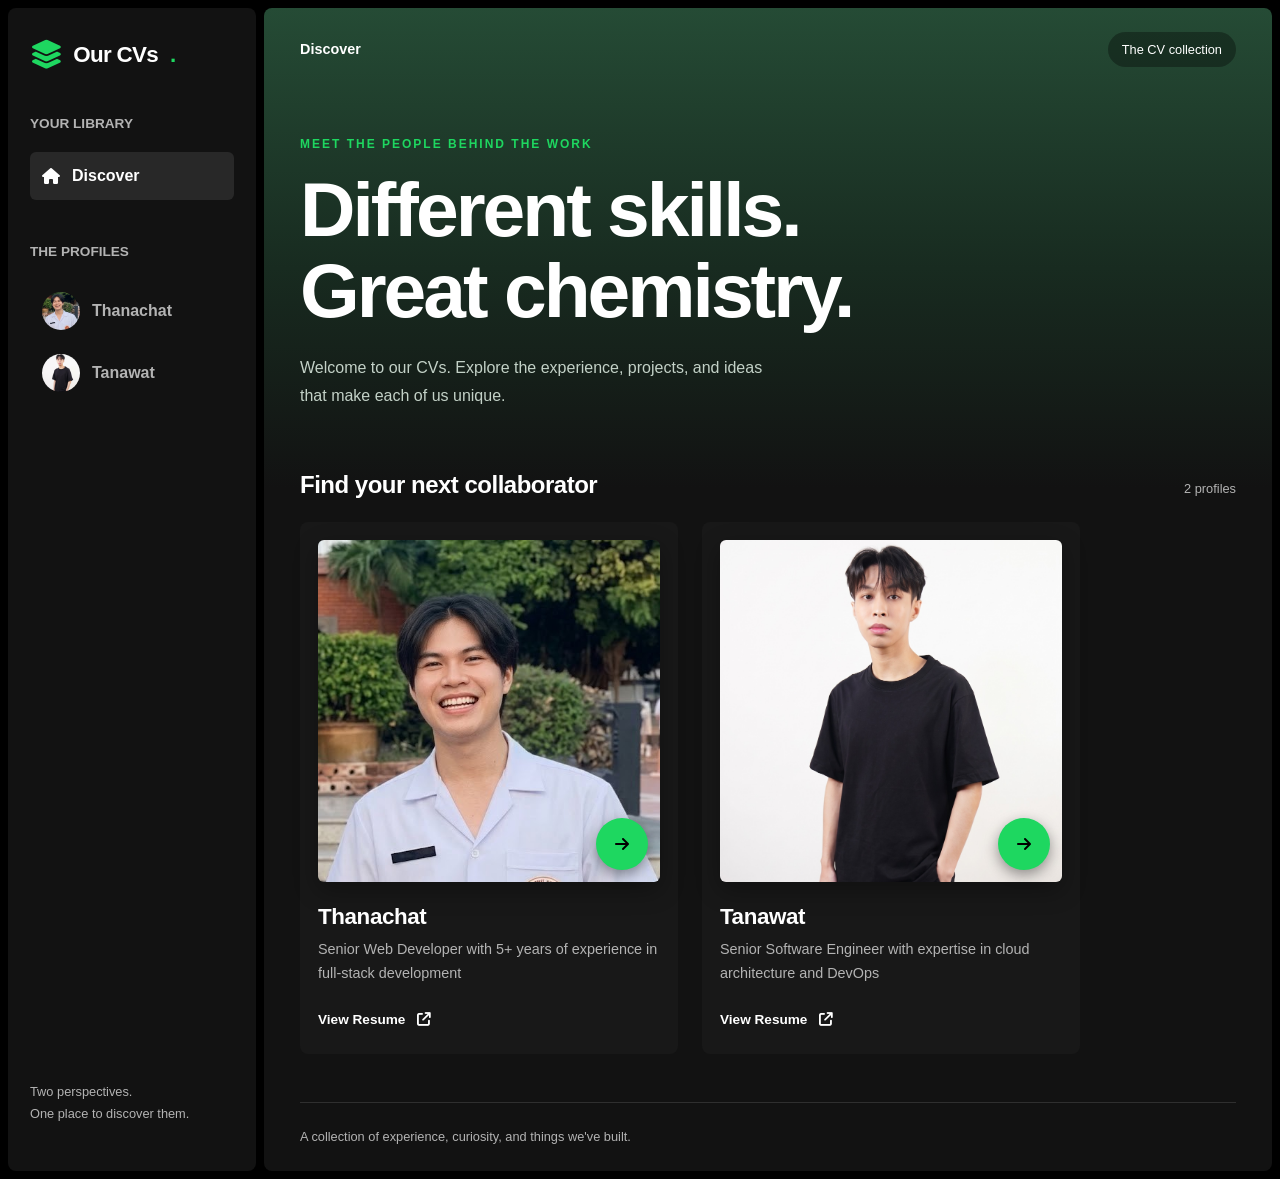
<file: rush/index.html>
<!DOCTYPE html>
<html lang="en">
    <head>
        <meta charset="UTF-8" />
        <meta name="viewport" content="width=device-width, initial-scale=1.0" />
        <title>Our CVs — Profile Library</title>
        <link
            href="https://cdn.jsdelivr.net/npm/bootstrap@5.3.0/dist/css/bootstrap.min.css"
            rel="stylesheet"
        />
        <link
            rel="stylesheet"
            href="https://cdnjs.cloudflare.com/ajax/libs/font-awesome/6.4.0/css/all.min.css"
        />
        <link rel="stylesheet" href="styles.css" />
    </head>
    <body>
        <div class="app-shell">
            <!-- Library navigation -->
            <aside class="library-sidebar">
                <a class="brand" href="index.html">
                    <i class="fas fa-layer-group" aria-hidden="true"></i>
                    Our CVs
                    <span class="brand-dot">.</span>
                </a>
                <nav aria-label="Profile library">
                    <p class="sidebar-label">YOUR LIBRARY</p>
                    <a class="sidebar-link active" href="index.html" aria-current="page">
                        <i class="fas fa-home" aria-hidden="true"></i>
                        Discover
                    </a>
                    <p class="sidebar-label">THE PROFILES</p>
                    <a class="sidebar-link" href="cv1.html">
                        <img src="assests/66050738.jpg" alt="" />
                        Thanachat
                    </a>
                    <a class="sidebar-link" href="cv2.html">
                        <img src="assests/xZe.jpg" alt="" />
                        Tanawat
                    </a>
                </nav>
                <p class="sidebar-note">
                    Two perspectives.
                    <br />
                    One place to discover them.
                </p>
            </aside>
            <main class="main-container">
                <header class="topbar">
                    <span class="page-label">Discover</span>
                    <span class="collection-pill">The CV collection</span>
                </header>
                <!-- Introduction -->
                <section class="hero" aria-labelledby="page-title">
                    <p class="eyebrow">Meet the people behind the work</p>
                    <h1 class="header-title" id="page-title">
                        Different skills.
                        <br />
                        Great chemistry.
                    </h1>
                    <p class="header-subtitle">
                        Welcome to our CVs. Explore the experience, projects, and ideas that make
                        each of us unique.
                    </p>
                </section>
                <!-- Profile collection -->
                <section class="profiles-section" aria-labelledby="profiles-title">
                    <div class="section-heading">
                        <h2 id="profiles-title">Find your next collaborator</h2>
                        <span>2 profiles</span>
                    </div>
                    <div class="cv-cards-container">
                        <article class="cv-card">
                            <a
                                class="portrait-link"
                                href="cv1.html"
                                aria-label="Explore Thanachat's resume"
                            >
                                <img
                                    class="portrait"
                                    src="assests/66050738.jpg"
                                    alt="Thanachat Thongphad"
                                />
                                <span class="open-profile" aria-hidden="true">
                                    <i class="fas fa-arrow-right"></i>
                                </span>
                            </a>
                            <h3>Thanachat</h3>
                            <p>
                                Senior Web Developer with 5+ years of experience in full-stack
                                development
                            </p>
                            <a href="cv1.html" class="cv-link">
                                View Resume
                                <i class="fas fa-arrow-up-right-from-square" aria-hidden="true"></i>
                            </a>
                        </article>
                        <article class="cv-card">
                            <a
                                class="portrait-link"
                                href="cv2.html"
                                aria-label="Explore Tanawat's resume"
                            >
                                <img class="portrait" src="assests/xZe.jpg" alt="Tanawat Kannark" />
                                <span class="open-profile" aria-hidden="true">
                                    <i class="fas fa-arrow-right"></i>
                                </span>
                            </a>
                            <h3>Tanawat</h3>
                            <p>
                                Senior Software Engineer with expertise in cloud architecture and
                                DevOps
                            </p>
                            <a href="cv2.html" class="cv-link">
                                View Resume
                                <i class="fas fa-arrow-up-right-from-square" aria-hidden="true"></i>
                            </a>
                        </article>
                    </div>
                </section>
                <footer class="library-footer">
                    A collection of experience, curiosity, and things we've built.
                </footer>
            </main>
        </div>
    </body>
</html>
</file>
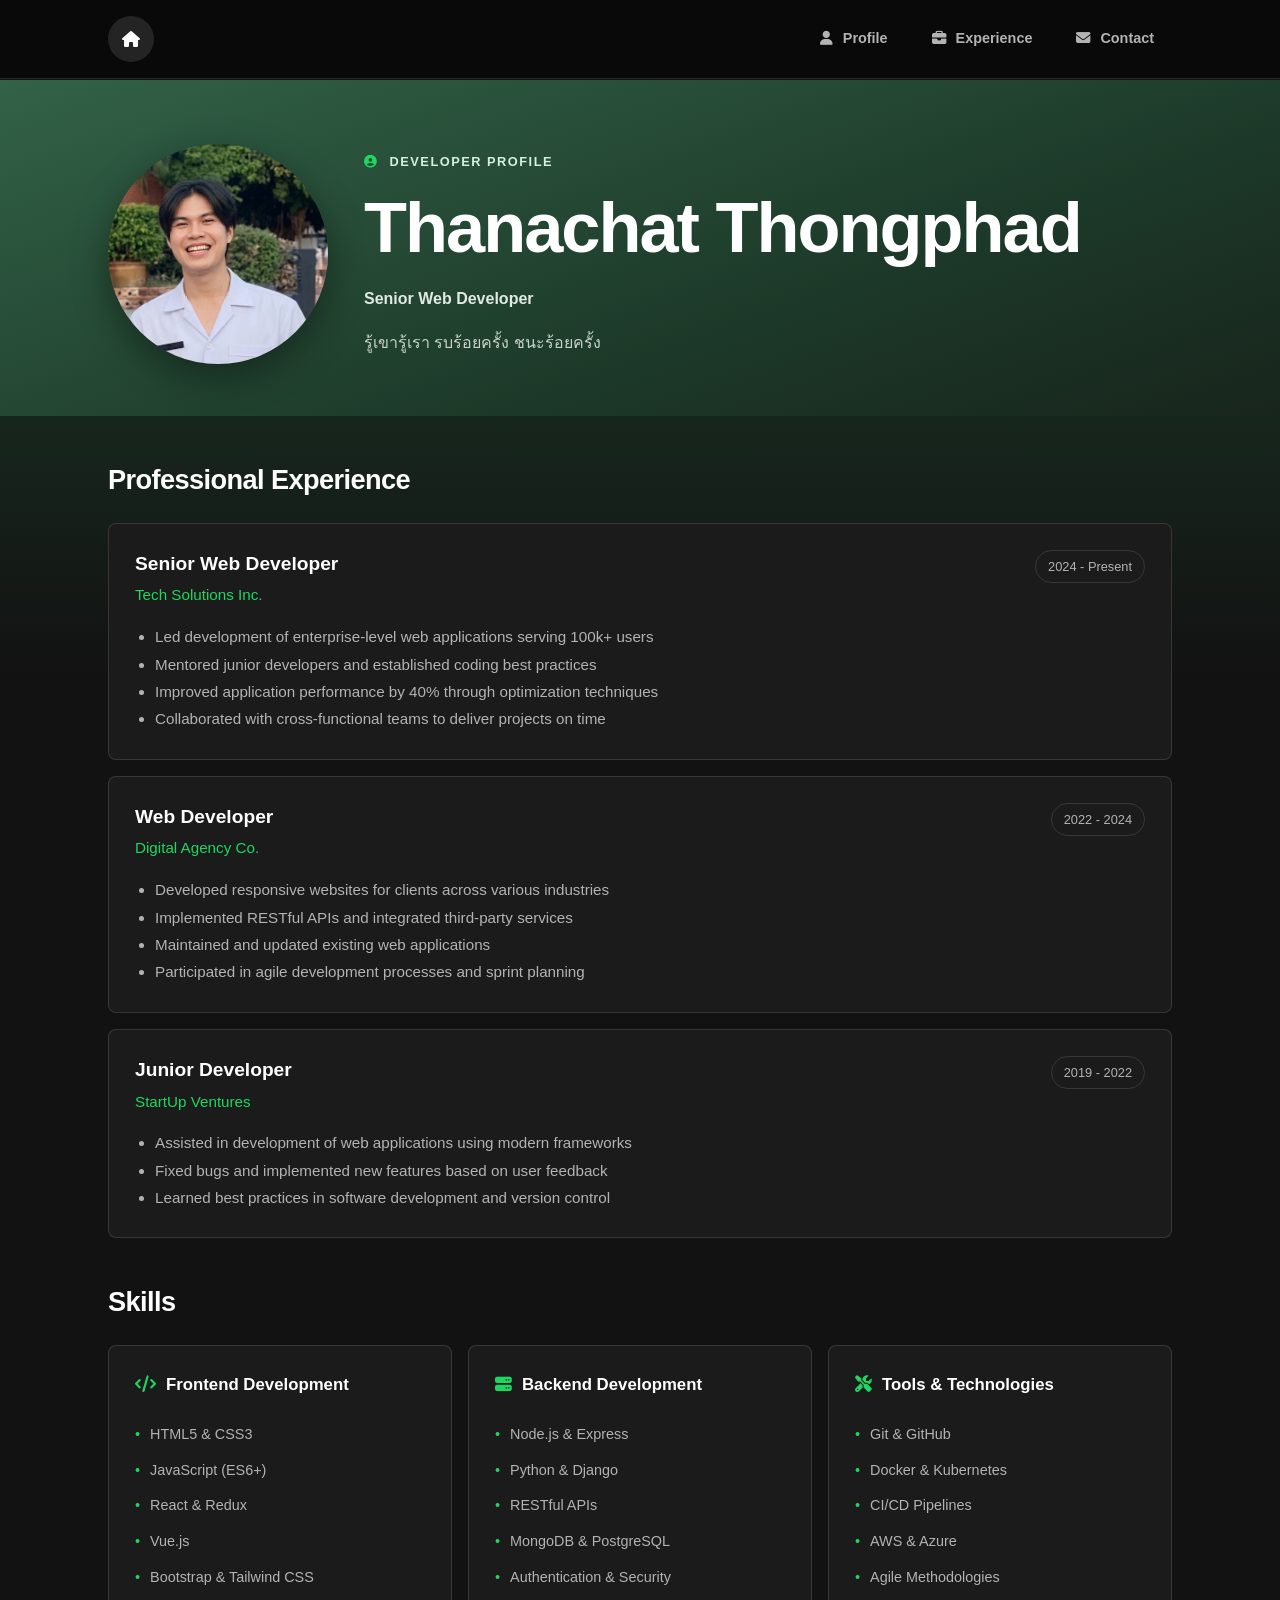
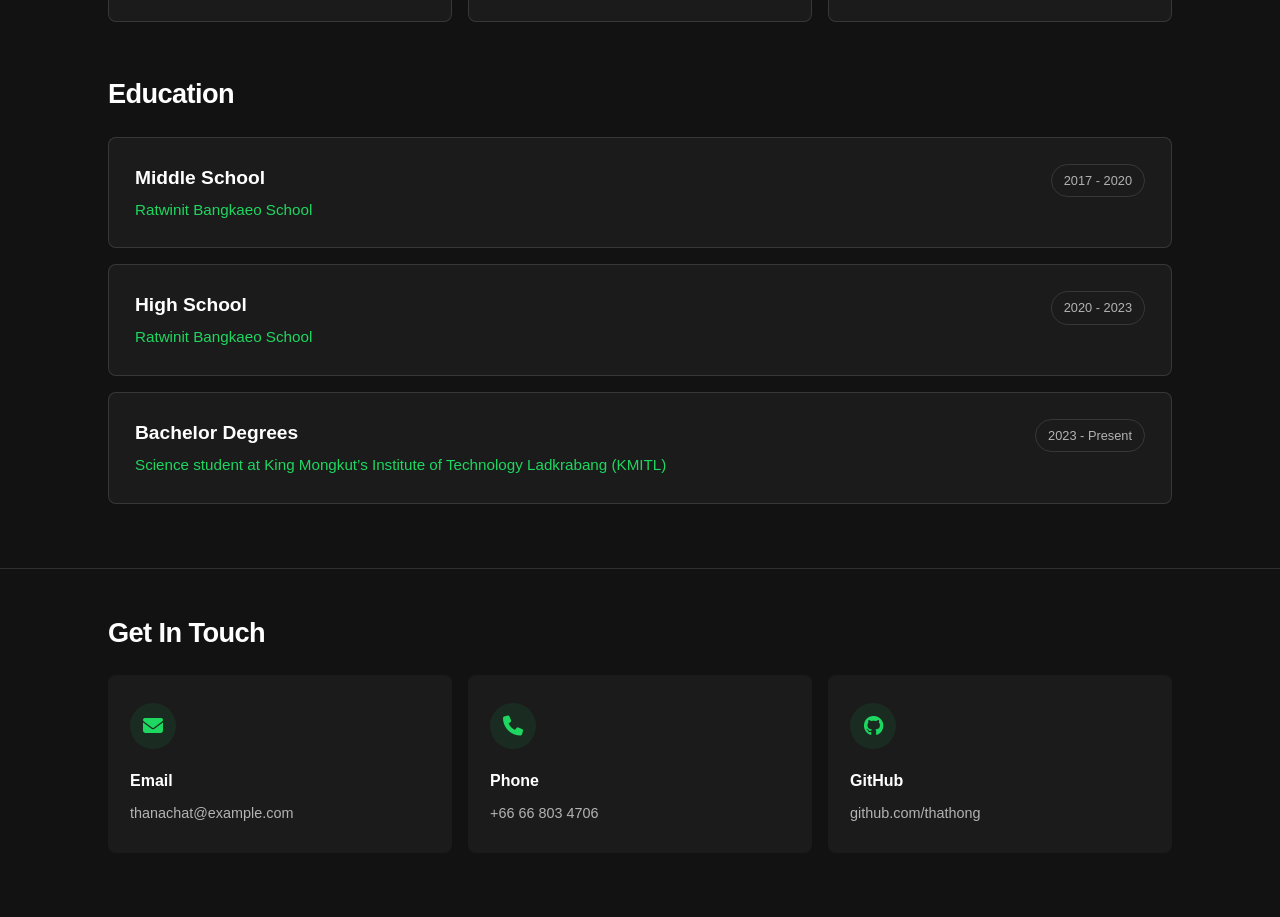
<file: rush/cv1.html>
<!DOCTYPE html>
<html lang="en">
    <head>
        <meta charset="UTF-8" />
        <meta name="viewport" content="width=device-width, initial-scale=1.0" />
        <title>Thanachat Thongphad - Resume</title>
        <link
            href="https://cdn.jsdelivr.net/npm/bootstrap@5.3.0/dist/css/bootstrap.min.css"
            rel="stylesheet"
        />
        <link
            rel="stylesheet"
            href="https://cdnjs.cloudflare.com/ajax/libs/font-awesome/6.4.0/css/all.min.css"
        />
        <link rel="stylesheet" href="cv1.css" />
    </head>
    <body>
        <!-- Custom Navigation Bar -->
        <nav class="custom-navbar">
            <div class="container">
                <a href="index.html" class="home-icon" title="Back to Home">
                    <i class="fas fa-home"></i>
                </a>
                <ul class="nav-links">
                    <li>
                        <a href="#profile">
                            <i class="fas fa-user"></i>
                            Profile
                        </a>
                    </li>
                    <li>
                        <a href="#experience">
                            <i class="fas fa-briefcase"></i>
                            Experience
                        </a>
                    </li>
                    <li>
                        <a href="#contact">
                            <i class="fas fa-envelope"></i>
                            Contact
                        </a>
                    </li>
                </ul>
            </div>
        </nav>

        <!-- Profile Section -->
        <section id="profile">
            <div class="container">
                <img src="assests/66050738.jpg" alt="Thanachat Thongphad" class="profile-img" />
                <p class="profile-label">
                    <i class="fas fa-user-circle" aria-hidden="true"></i>
                    Developer profile
                </p>
                <h1 class="profile-name">Thanachat Thongphad</h1>
                <p class="profile-title">Senior Web Developer</p>
                <p class="profile-description">รู้เขารู้เรา รบร้อยครั้ง ชนะร้อยครั้ง</p>
            </div>
        </section>

        <!-- Experience & Skills Section -->
        <section id="experience">
            <div class="container">
                <h2 class="section-title">Professional Experience</h2>

                <div class="experience-item">
                    <div class="experience-header">
                        <div>
                            <div class="job-title">Senior Web Developer</div>
                            <div class="company-name">Tech Solutions Inc.</div>
                        </div>
                        <div class="job-duration">2024 - Present</div>
                    </div>
                    <div class="job-description">
                        <ul>
                            <li>
                                Led development of enterprise-level web applications serving 100k+
                                users
                            </li>
                            <li>
                                Mentored junior developers and established coding best practices
                            </li>
                            <li>
                                Improved application performance by 40% through optimization
                                techniques
                            </li>
                            <li>
                                Collaborated with cross-functional teams to deliver projects on time
                            </li>
                        </ul>
                    </div>
                </div>

                <div class="experience-item">
                    <div class="experience-header">
                        <div>
                            <div class="job-title">Web Developer</div>
                            <div class="company-name">Digital Agency Co.</div>
                        </div>
                        <div class="job-duration">2022 - 2024</div>
                    </div>
                    <div class="job-description">
                        <ul>
                            <li>
                                Developed responsive websites for clients across various industries
                            </li>
                            <li>Implemented RESTful APIs and integrated third-party services</li>
                            <li>Maintained and updated existing web applications</li>
                            <li>Participated in agile development processes and sprint planning</li>
                        </ul>
                    </div>
                </div>

                <div class="experience-item">
                    <div class="experience-header">
                        <div>
                            <div class="job-title">Junior Developer</div>
                            <div class="company-name">StartUp Ventures</div>
                        </div>
                        <div class="job-duration">2019 - 2022</div>
                    </div>
                    <div class="job-description">
                        <ul>
                            <li>
                                Assisted in development of web applications using modern frameworks
                            </li>
                            <li>Fixed bugs and implemented new features based on user feedback</li>
                            <li>
                                Learned best practices in software development and version control
                            </li>
                        </ul>
                    </div>
                </div>

                <h2 class="section-title mt-5">Skills</h2>

                <div class="skills-grid">
                    <div class="skill-category">
                        <h4>
                            <i class="fas fa-code"></i>
                            Frontend Development
                        </h4>
                        <ul class="skill-list">
                            <li>HTML5 & CSS3</li>
                            <li>JavaScript (ES6+)</li>
                            <li>React & Redux</li>
                            <li>Vue.js</li>
                            <li>Bootstrap & Tailwind CSS</li>
                        </ul>
                    </div>

                    <div class="skill-category">
                        <h4>
                            <i class="fas fa-server"></i>
                            Backend Development
                        </h4>
                        <ul class="skill-list">
                            <li>Node.js & Express</li>
                            <li>Python & Django</li>
                            <li>RESTful APIs</li>
                            <li>MongoDB & PostgreSQL</li>
                            <li>Authentication & Security</li>
                        </ul>
                    </div>

                    <div class="skill-category">
                        <h4>
                            <i class="fas fa-tools"></i>
                            Tools & Technologies
                        </h4>
                        <ul class="skill-list">
                            <li>Git & GitHub</li>
                            <li>Docker & Kubernetes</li>
                            <li>CI/CD Pipelines</li>
                            <li>AWS & Azure</li>
                            <li>Agile Methodologies</li>
                        </ul>
                    </div>
                </div>
            </div>
        </section>

        <!-- Education Section -->
        <section id="education">
            <div class="container">
                <h2 class="section-title">Education</h2>
                <div class="experience-item">
                    <div class="experience-header">
                        <div>
                            <div class="job-title">Middle School</div>
                            <div class="company-name">Ratwinit Bangkaeo School</div>
                        </div>
                        <div class="job-duration">2017 - 2020</div>
                    </div>
                </div>

                <div class="experience-item">
                    <div class="experience-header">
                        <div>
                            <div class="job-title">High School</div>
                            <div class="company-name">Ratwinit Bangkaeo School</div>
                        </div>
                        <div class="job-duration">2020 - 2023</div>
                    </div>
                </div>

                <div class="experience-item">
                    <div class="experience-header">
                        <div>
                            <div class="job-title">Bachelor Degrees</div>
                            <div class="company-name">
                                Science student at King Mongkut’s Institute of Technology Ladkrabang
                                (KMITL)
                            </div>
                        </div>
                        <div class="job-duration">2023 - Present</div>
                    </div>
                </div>
            </div>
        </section>

        <!-- Contact Section -->
        <section id="contact">
            <div class="container">
                <h2 class="section-title">Get In Touch</h2>

                <div class="contact-grid">
                    <div class="contact-card">
                        <div class="contact-icon">
                            <i class="fas fa-envelope"></i>
                        </div>
                        <h4>Email</h4>
                        <a href="mailto:thanachat@example.com">thanachat@example.com</a>
                    </div>

                    <div class="contact-card">
                        <div class="contact-icon">
                            <i class="fas fa-phone"></i>
                        </div>
                        <h4>Phone</h4>
                        <a href="tel:066803470611">+66 66 803 4706</a>
                    </div>

                    <div class="contact-card">
                        <div class="contact-icon">
                            <i class="fab fa-github"></i>
                        </div>
                        <h4>GitHub</h4>
                        <a href="https://github.com/thathong" target="_blank">
                            github.com/thathong
                        </a>
                    </div>
                </div>
            </div>
        </section>

        <script src="https://cdn.jsdelivr.net/npm/bootstrap@5.3.0/dist/js/bootstrap.bundle.min.js"></script>
    </body>
</html>
</file>
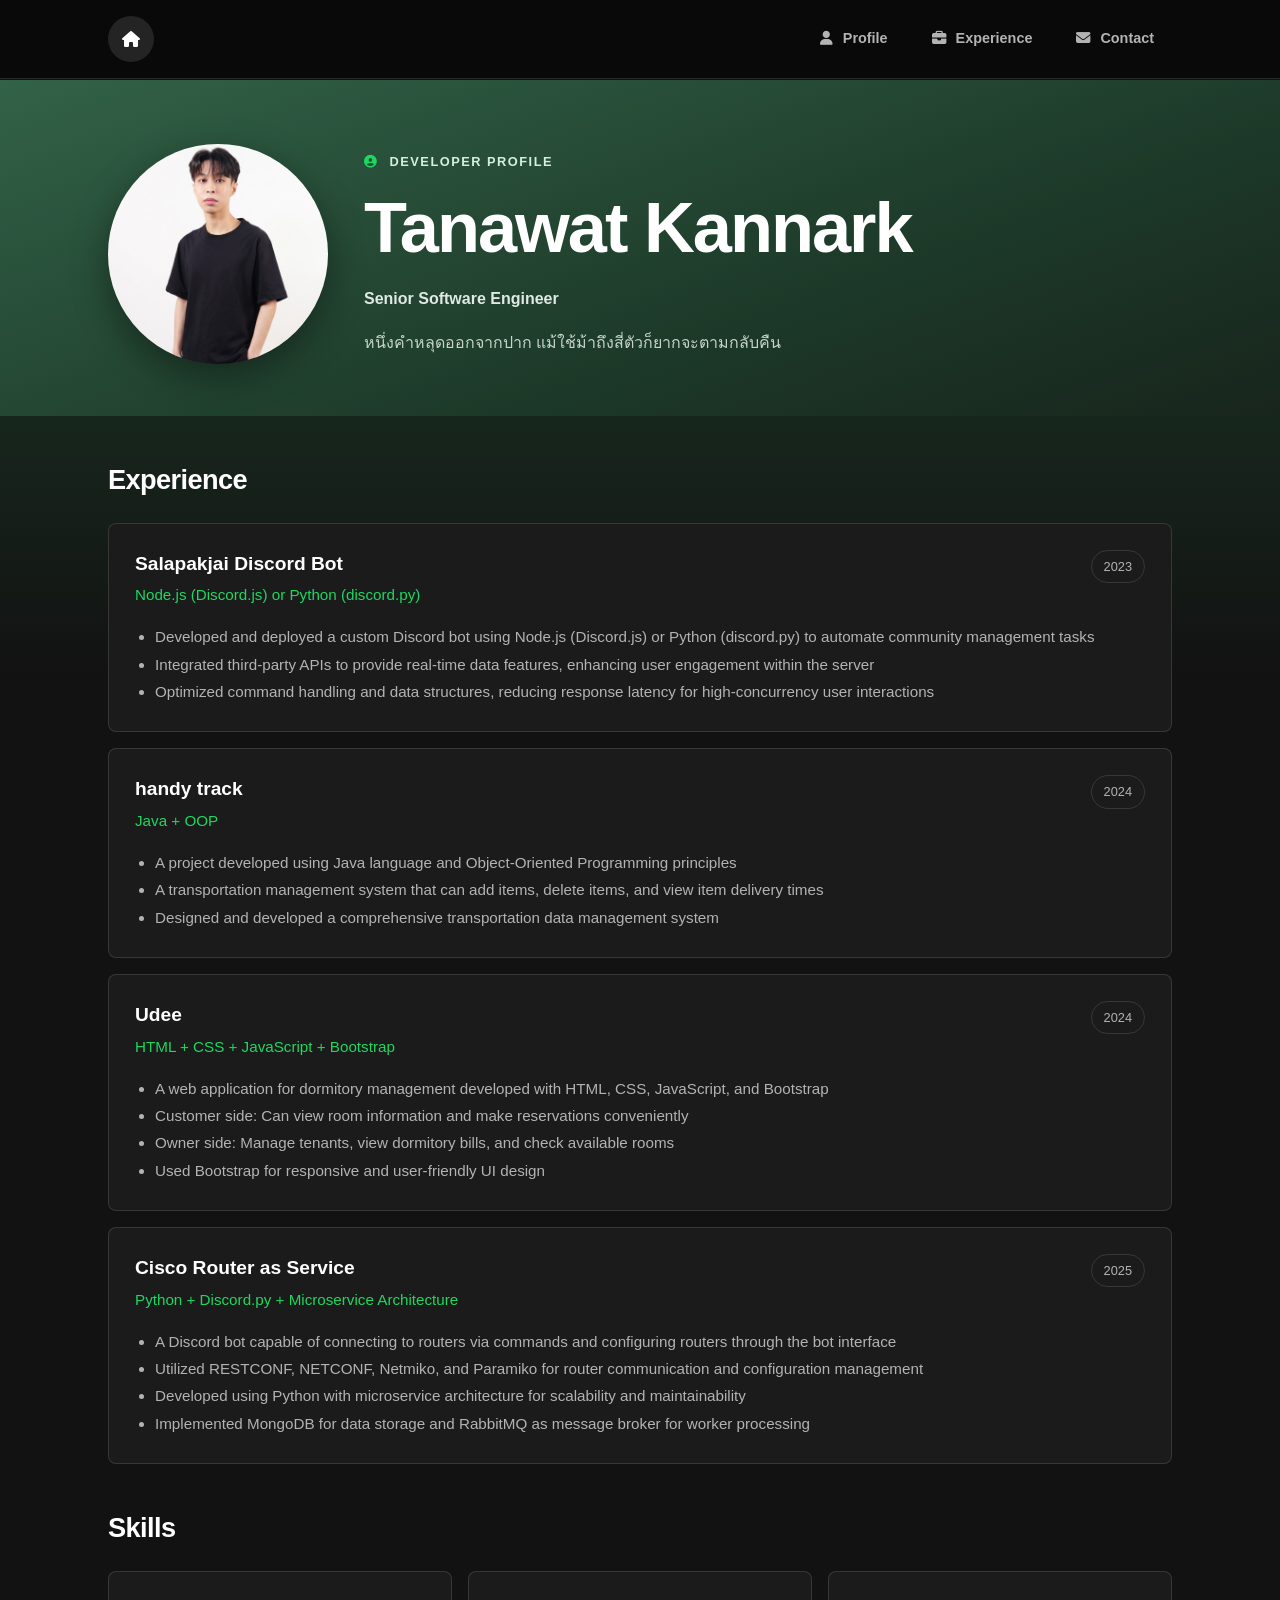
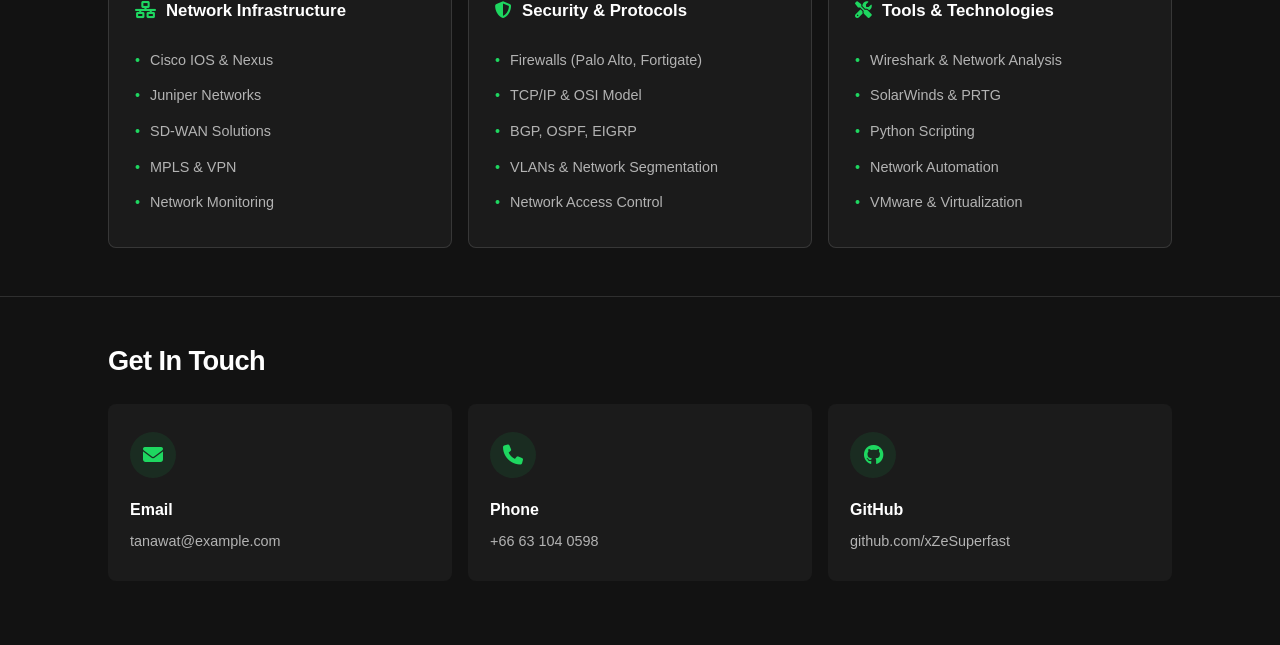
<file: rush/cv2.html>
<!DOCTYPE html>
<html lang="en">
    <head>
        <meta charset="UTF-8" />
        <meta name="viewport" content="width=device-width, initial-scale=1.0" />
        <title>Tanawat Kannark - Resume</title>
        <link
            href="https://cdn.jsdelivr.net/npm/bootstrap@5.3.0/dist/css/bootstrap.min.css"
            rel="stylesheet"
        />
        <link
            rel="stylesheet"
            href="https://cdnjs.cloudflare.com/ajax/libs/font-awesome/6.4.0/css/all.min.css"
        />
        <link rel="stylesheet" href="cv2.css" />
    </head>

    <body>
        <!-- Custom Navigation Bar -->
        <nav class="custom-navbar">
            <div class="container">
                <a href="index.html" class="home-icon" title="Back to Home">
                    <i class="fas fa-home"></i>
                </a>
                <ul class="nav-links">
                    <li>
                        <a href="#profile">
                            <i class="fas fa-user"></i>
                            Profile
                        </a>
                    </li>
                    <li>
                        <a href="#experience">
                            <i class="fas fa-briefcase"></i>
                            Experience
                        </a>
                    </li>
                    <li>
                        <a href="#contact">
                            <i class="fas fa-envelope"></i>
                            Contact
                        </a>
                    </li>
                </ul>
            </div>
        </nav>

        <!-- Profile Section -->
        <section id="profile">
            <div class="container">
                <img src="assests/xZe.jpg" alt="Tanawat Kannark" class="profile-img" />
                <p class="profile-label">
                    <i class="fas fa-user-circle" aria-hidden="true"></i>
                    Developer profile
                </p>
                <h1 class="profile-name">Tanawat Kannark</h1>
                <p class="profile-title">Senior Software Engineer</p>
                <p class="profile-description">หนึ่งคำหลุดออกจากปาก แม้ใช้ม้าถึงสี่ตัวก็ยากจะตามกลับคืน</p>
            </div>
        </section>

        <!-- Experience & Skills Section -->
        <section id="experience">
            <div class="container">
                <h2 class="section-title">Experience</h2>

                <div class="experience-item">
                    <div class="experience-header">
                        <div>
                            <div class="job-title">Salapakjai Discord Bot</div>
                            <div class="company-name">
                                Node.js (Discord.js) or Python (discord.py)
                            </div>
                        </div>
                        <div class="job-duration">2023</div>
                    </div>
                    <div class="project-description mt-3">
                        <ul>
                            <li>
                                Developed and deployed a custom Discord bot using Node.js
                                (Discord.js) or Python (discord.py) to automate community management
                                tasks
                            </li>
                            <li>
                                Integrated third-party APIs to provide real-time data features,
                                enhancing user engagement within the server
                            </li>
                            <li>
                                Optimized command handling and data structures, reducing response
                                latency for high-concurrency user interactions
                            </li>
                        </ul>
                    </div>
                </div>

                <div class="experience-item">
                    <div class="experience-header">
                        <div>
                            <div class="job-title">handy track</div>
                            <div class="company-name">Java + OOP</div>
                        </div>
                        <div class="job-duration">2024</div>
                    </div>
                    <div class="project-description mt-3">
                        <ul>
                            <li>
                                A project developed using Java language and Object-Oriented
                                Programming principles
                            </li>
                            <li>
                                A transportation management system that can add items, delete items,
                                and view item delivery times
                            </li>
                            <li>
                                Designed and developed a comprehensive transportation data
                                management system
                            </li>
                        </ul>
                    </div>
                </div>

                <div class="experience-item">
                    <div class="experience-header">
                        <div>
                            <div class="job-title">Udee</div>
                            <div class="company-name">HTML + CSS + JavaScript + Bootstrap</div>
                        </div>
                        <div class="job-duration">2024</div>
                    </div>
                    <div class="project-description mt-3">
                        <ul>
                            <li>
                                A web application for dormitory management developed with HTML, CSS,
                                JavaScript, and Bootstrap
                            </li>
                            <li>
                                Customer side: Can view room information and make reservations
                                conveniently
                            </li>
                            <li>
                                Owner side: Manage tenants, view dormitory bills, and check
                                available rooms
                            </li>
                            <li>Used Bootstrap for responsive and user-friendly UI design</li>
                        </ul>
                    </div>
                </div>

                <div class="experience-item">
                    <div class="experience-header">
                        <div>
                            <div class="job-title">Cisco Router as Service</div>
                            <div class="company-name">
                                Python + Discord.py + Microservice Architecture
                            </div>
                        </div>
                        <div class="job-duration">2025</div>
                    </div>
                    <div class="project-description mt-3">
                        <ul>
                            <li>
                                A Discord bot capable of connecting to routers via commands and
                                configuring routers through the bot interface
                            </li>
                            <li>
                                Utilized RESTCONF, NETCONF, Netmiko, and Paramiko for router
                                communication and configuration management
                            </li>
                            <li>
                                Developed using Python with microservice architecture for
                                scalability and maintainability
                            </li>
                            <li>
                                Implemented MongoDB for data storage and RabbitMQ as message broker
                                for worker processing
                            </li>
                        </ul>
                    </div>
                </div>
                <h2 class="section-title mt-5">Skills</h2>

                <div class="skills-grid">
                    <div class="skill-category">
                        <h4>
                            <i class="fas fa-network-wired"></i>
                            Network Infrastructure
                        </h4>
                        <ul class="skill-list">
                            <li>Cisco IOS & Nexus</li>
                            <li>Juniper Networks</li>
                            <li>SD-WAN Solutions</li>
                            <li>MPLS & VPN</li>
                            <li>Network Monitoring</li>
                        </ul>
                    </div>

                    <div class="skill-category">
                        <h4>
                            <i class="fas fa-shield-alt"></i>
                            Security & Protocols
                        </h4>
                        <ul class="skill-list">
                            <li>Firewalls (Palo Alto, Fortigate)</li>
                            <li>TCP/IP & OSI Model</li>
                            <li>BGP, OSPF, EIGRP</li>
                            <li>VLANs & Network Segmentation</li>
                            <li>Network Access Control</li>
                        </ul>
                    </div>

                    <div class="skill-category">
                        <h4>
                            <i class="fas fa-tools"></i>
                            Tools & Technologies
                        </h4>
                        <ul class="skill-list">
                            <li>Wireshark & Network Analysis</li>
                            <li>SolarWinds & PRTG</li>
                            <li>Python Scripting</li>
                            <li>Network Automation</li>
                            <li>VMware & Virtualization</li>
                        </ul>
                    </div>
                </div>
            </div>
        </section>

        <!-- Contact Section -->
        <section id="contact">
            <div class="container">
                <h2 class="section-title">Get In Touch</h2>

                <div class="contact-grid">
                    <div class="contact-card">
                        <div class="contact-icon">
                            <i class="fas fa-envelope"></i>
                        </div>
                        <h4>Email</h4>
                        <a href="mailto:tanawat@example.com">tanawat@example.com</a>
                    </div>

                    <div class="contact-card">
                        <div class="contact-icon">
                            <i class="fas fa-phone"></i>
                        </div>
                        <h4>Phone</h4>
                        <a href="tel:0631040598">+66 63 104 0598</a>
                    </div>

                    <div class="contact-card">
                        <div class="contact-icon">
                            <i class="fab fa-github"></i>
                        </div>
                        <h4>GitHub</h4>
                        <a href="https://github.com/xZeSuperfast" target="_blank">
                            github.com/xZeSuperfast
                        </a>
                    </div>
                </div>
            </div>
        </section>

        <script src="https://cdn.jsdelivr.net/npm/bootstrap@5.3.0/dist/js/bootstrap.bundle.min.js"></script>
    </body>
</html>
</file>
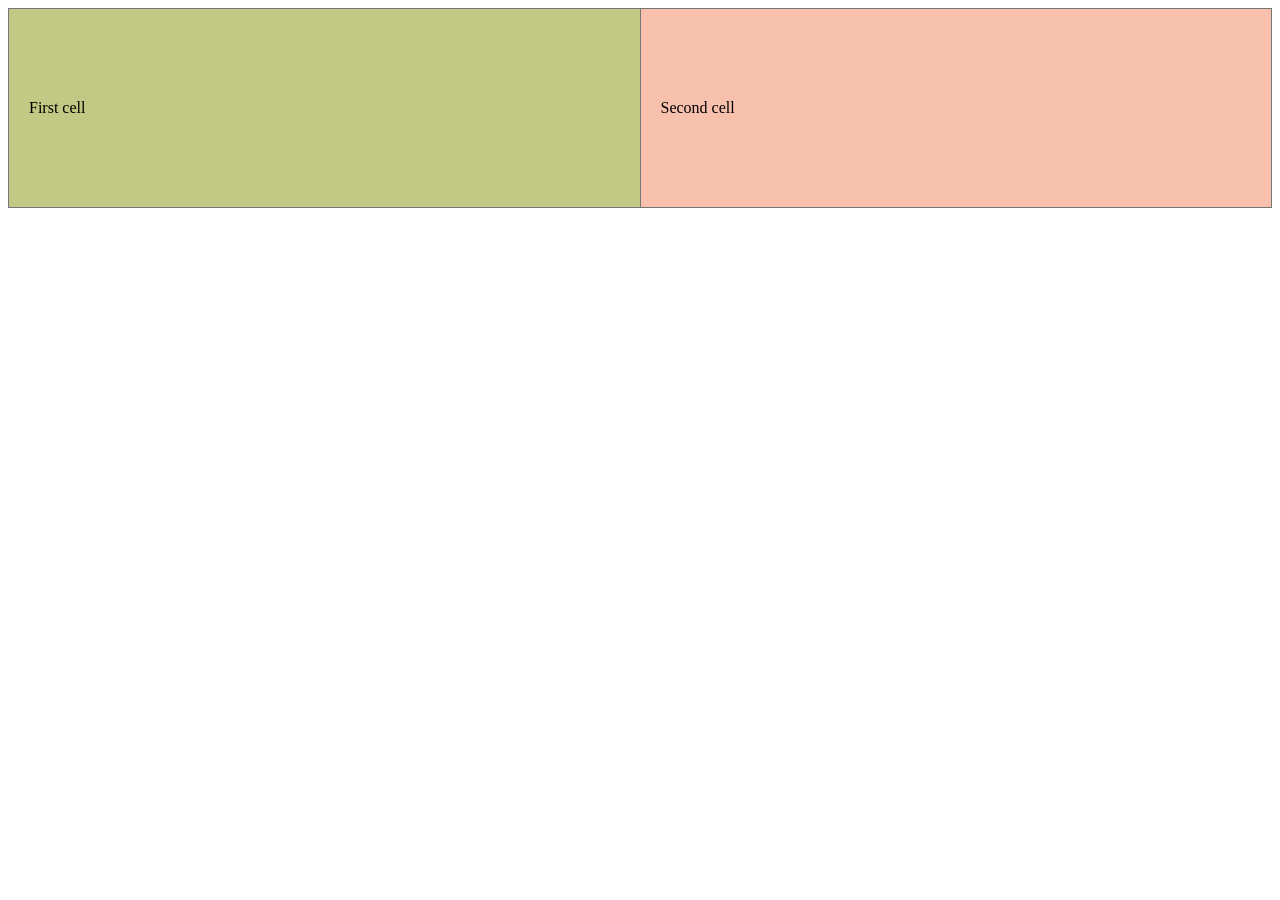
<file: cell01/ex05/tab.html>
<!DOCTYPE html>
<html lang="en">
<head>
    <meta charset="UTF-8">
    <title>Exercise 05 - Tab</title>
    <style>
        table {
            /* Removes the gap between cell borders */
            border-collapse: collapse; 
            width: 100%;
            height: 200px;
            border: 1px solid black;
        }

        .left-cell {
            background-color: #c2c984; /* Olive green shade */
            width: 50%;
            padding: 20px;
            border: 1px solid #777;
        }

        .right-cell {
            background-color: #f7c1ad; /* Peach/Salmon shade */
            width: 50%;
            padding: 20px;
            border: 1px solid #777;
        }
    </style>
</head>
<body>

    <table>
        <tr>
            <td class="left-cell">First cell</td>
            <td class="right-cell">Second cell</td>
        </tr>
    </table>

</body>
</html>
</file>
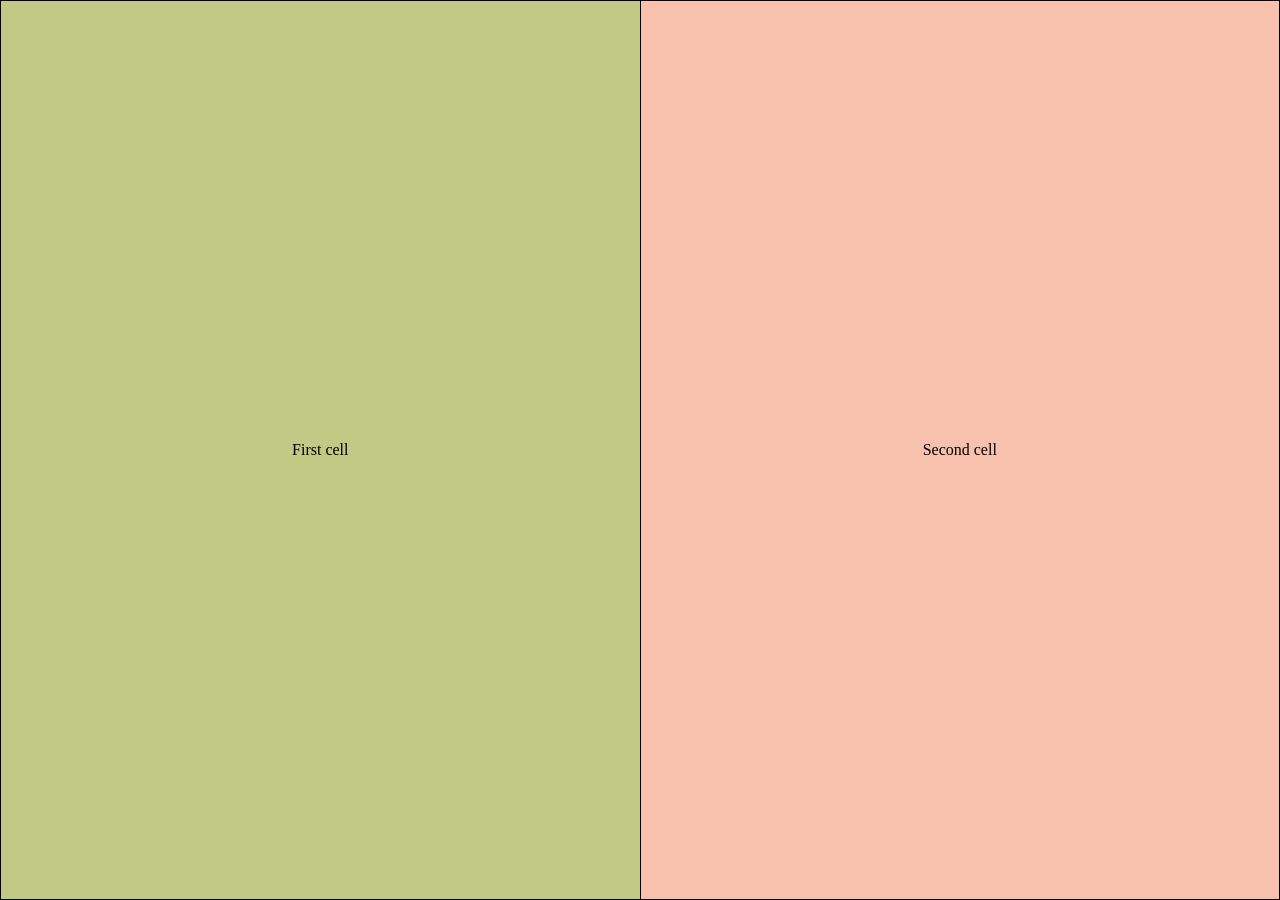
<file: cell01/ex06/responsive.html>
<!DOCTYPE html>
<html lang="en">
<head>
    <meta charset="UTF-8">
    <meta name="viewport" content="width=device-width, initial-scale=1.0">
    <title>Exercise 06 - Responsive</title>
    <style>
        /* 1. Make the container fill the entire browser window */
        html, body {
            height: 100%;
            margin: 0;
            padding: 0;
            overflow: hidden; /* Prevents scrollbars if the table fits perfectly */
        }

        /* 2. Make the table cover the entire web page */
        table {
            width: 100%;
            height: 100%;
            border-collapse: collapse;
            table-layout: fixed; /* Ensures cells stay proportional during resize */
        }

        .left-cell {
            background-color: #c2c984;
            border: 1px solid black;
            text-align: center;
        }

        .right-cell {
            background-color: #f7c1ad;
            border: 1px solid black;
            text-align: center;
        }
    </style>
</head>
<body>

    <table>
        <tr>
            <td class="left-cell">First cell</td>
            <td class="right-cell">Second cell</td>
        </tr>
    </table>

</body>
</html>
</file>
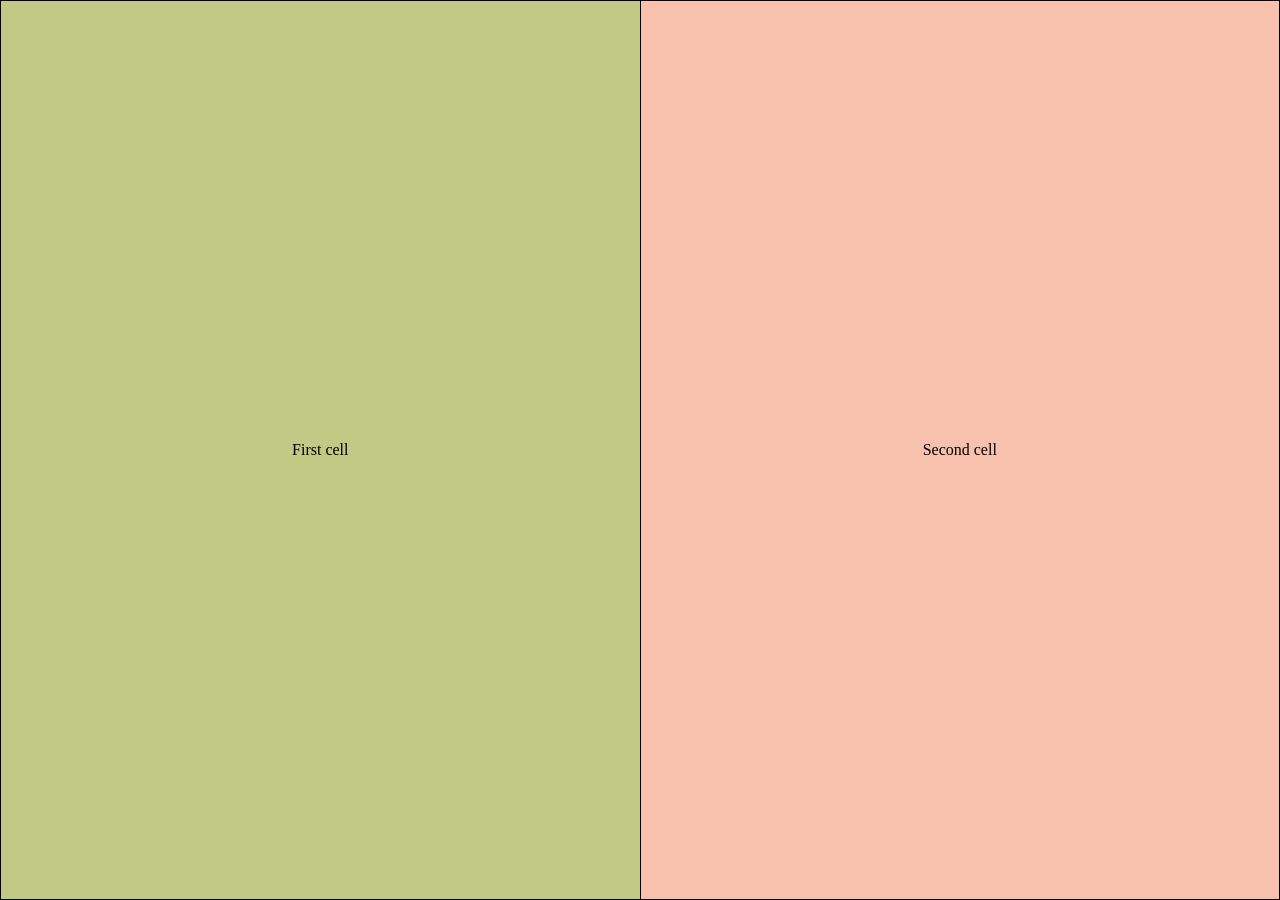
<file: cell02/ex00/responsive.html>
<!DOCTYPE html>
<html lang="en">
<head>
    <meta charset="UTF-8">
    <meta name="viewport" content="width=device-width, initial-scale=1.0">
    <link rel="stylesheet" href="responsive.css">
    <title>Exercise 06 - Responsive</title>
</head>
<body>

    <table>
        <tr>
            <td class="left-cell">First cell</td>
            <td class="right-cell">Second cell</td>
        </tr>
    </table>

</body>
</html>
</file>
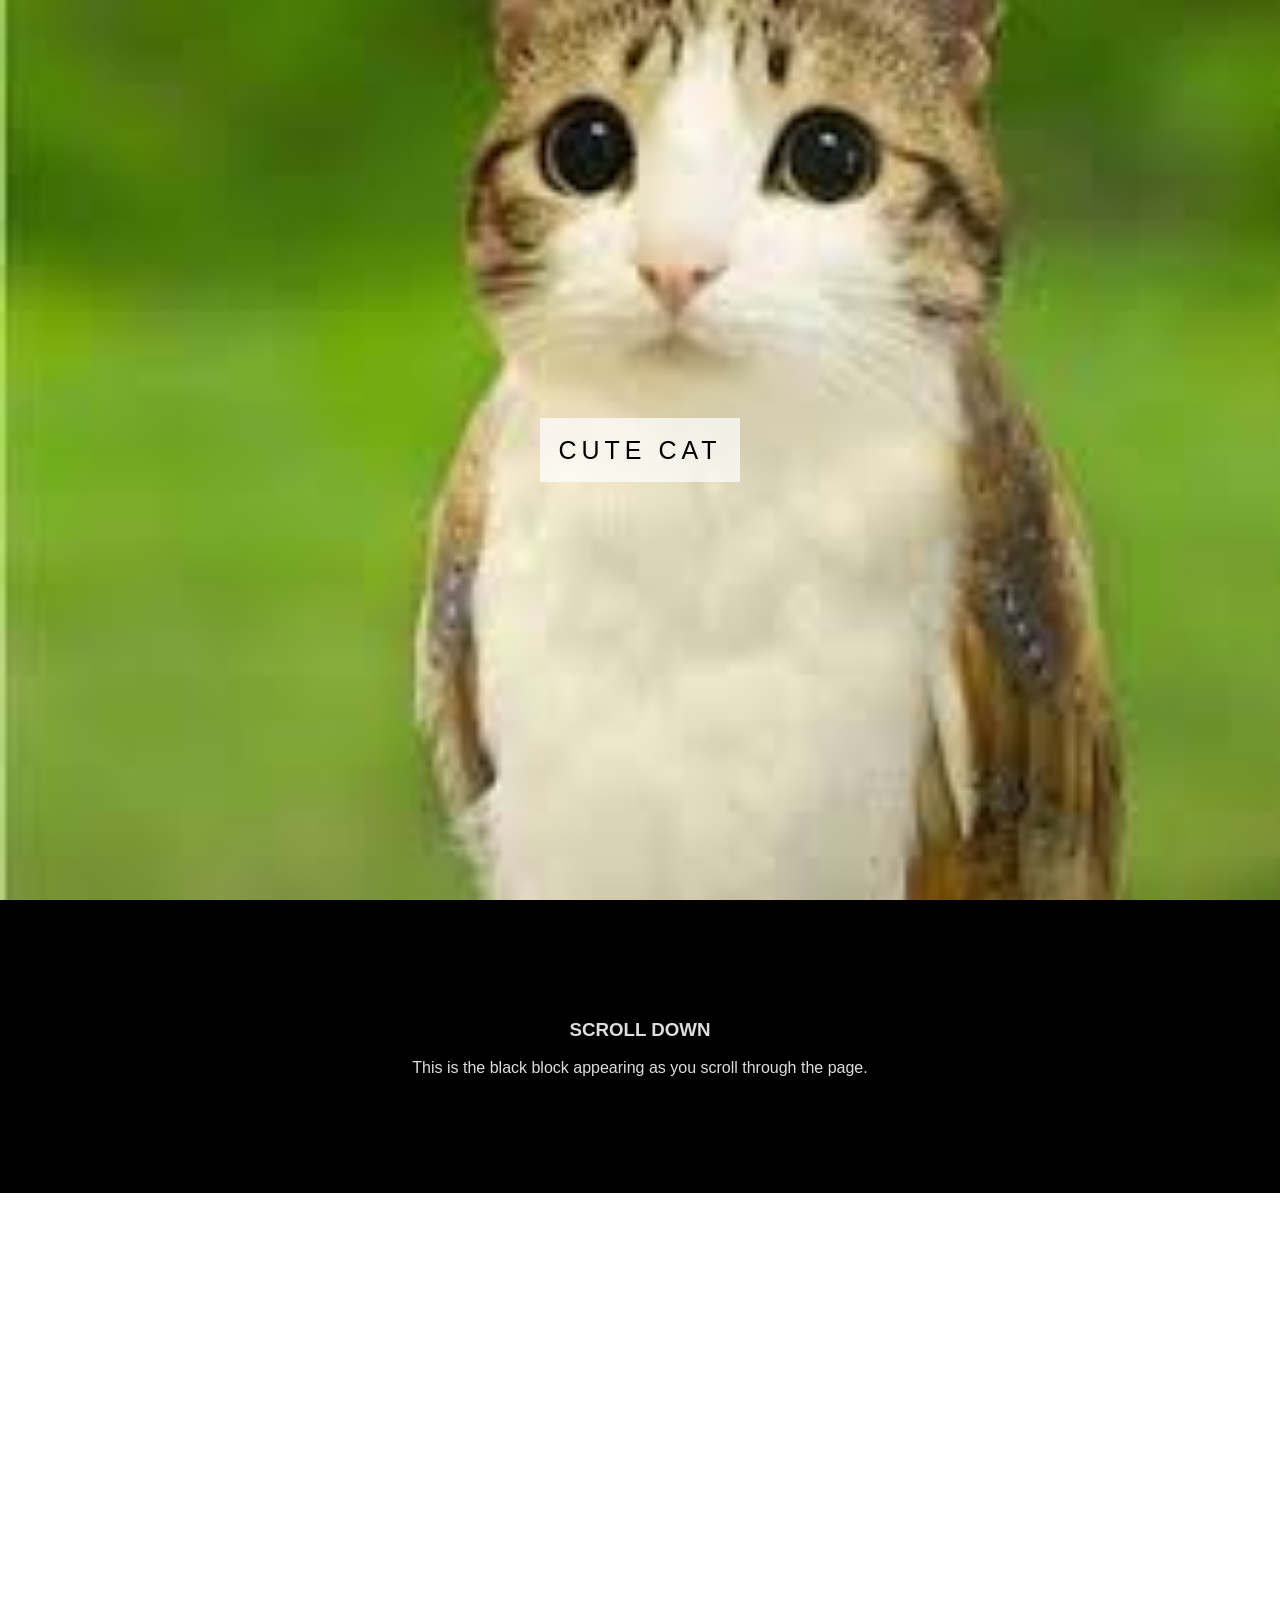
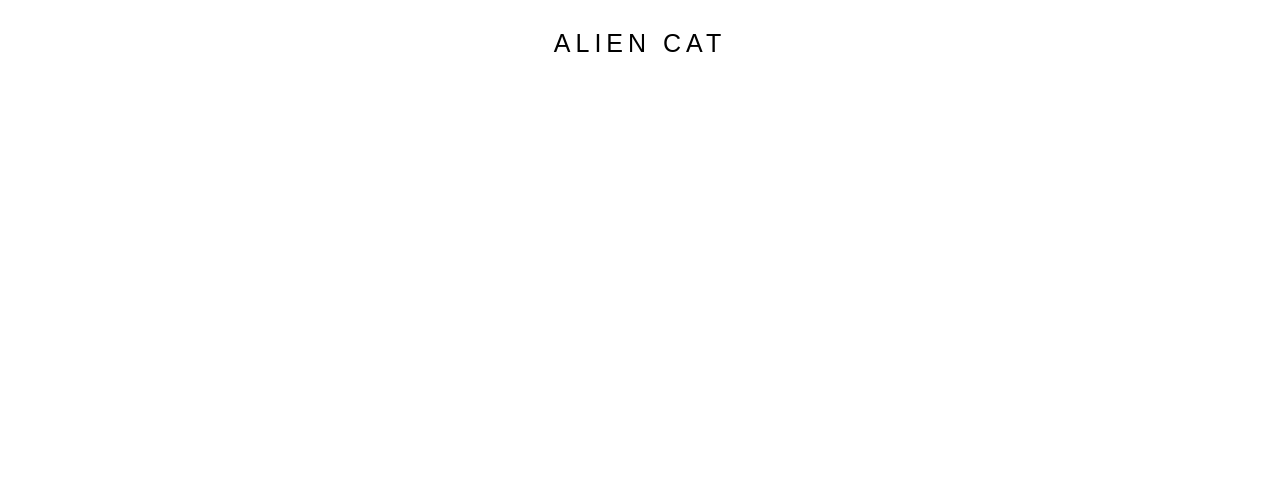
<file: cell02/ex02/parallax.html>
<!DOCTYPE html>
<html lang="en">
<head>
    <meta charset="UTF-8">
    <meta name="viewport" content="width=device-width, initial-scale=1.0">
    <title>Parallax Page</title>
    <link rel="stylesheet" href="parallax.css">
</head>
<body>

    <div class="parallax img1">
        <div class="caption">
            <span class="border">CUTE CAT</span>
        </div>
    </div>

    <div class="content-block">
        <h3>SCROLL DOWN</h3>
        <p>This is the black block appearing as you scroll through the page.</p>
    </div>

    <div class="parallax img2">
        <div class="caption">
            <span class="border">ALIEN CAT</span>
        </div>
    </div>

</body>
</html>
</file>
<file: rush/styles.css>
@import url('theme.css');

/* Page layout */
.app-shell {
    display: grid;
    grid-template-columns: 248px minmax(0, 1fr);
    gap: 8px;
    padding: 8px;
    min-height: 100vh;
}

/* Library sidebar */
.library-sidebar {
    background: var(--surface);
    border-radius: 8px;
    padding: 30px 22px;
    display: flex;
    flex-direction: column;
}

.brand {
    display: flex;
    align-items: center;
    gap: 12px;
    color: var(--text);
    font-size: 1.4rem;
    font-weight: 800;
    text-decoration: none;
    letter-spacing: -0.7px;
}

.brand i,
.brand-dot {
    color: var(--green);
}

.brand i {
    font-size: 1.8rem;
}

.sidebar-label {
    color: var(--muted);
    margin: 42px 0 18px;
    font-weight: 700;
    font-size: 0.85rem;
}

.sidebar-link {
    display: flex;
    align-items: center;
    gap: 12px;
    color: var(--muted);
    text-decoration: none;
    padding: 12px;
    border-radius: 6px;
    font-weight: 600;
}

.sidebar-link:hover,
.sidebar-link.active {
    background: var(--surface-hover);
    color: var(--text);
}

.sidebar-link img {
    width: 38px;
    height: 38px;
    border-radius: 50%;
    object-fit: cover;
}

.sidebar-note {
    margin-top: auto;
    padding-top: 60px;
    color: var(--muted);
    font-size: 0.8rem;
    line-height: 1.7;
}

/* Main content and header */
.main-container {
    background: linear-gradient(180deg, #254b35 0, #182b20 260px, var(--surface) 480px);
    border-radius: 8px;
    overflow: hidden;
    min-width: 0;
}

.topbar {
    display: flex;
    align-items: center;
    justify-content: space-between;
    padding: 24px 36px;
    gap: 16px;
}

.page-label {
    font-size: 0.9rem;
    font-weight: 600;
}

.collection-pill {
    color: var(--text);
    background: #0005;
    padding: 8px 14px;
    border-radius: 30px;
    font-size: 0.8rem;
}

/* Introductory banner */
.hero {
    padding: 44px 36px 38px;
}

.eyebrow {
    font-size: 0.75rem;
    font-weight: 700;
    letter-spacing: 2px;
    text-transform: uppercase;
    color: var(--green);
    margin-bottom: 16px;
}

.header-title {
    font-size: clamp(2.8rem, 6vw, 5.8rem);
    font-weight: 850;
    letter-spacing: -3px;
    line-height: 1.05;
    margin: 0 0 24px;
}

.header-subtitle {
    font-size: 1rem;
    line-height: 1.7;
    color: #c3d1c7;
    max-width: 480px;
    margin: 0;
}

/* Profile collection */
.profiles-section {
    padding: 24px 36px 48px;
}

.section-heading {
    display: flex;
    align-items: baseline;
    justify-content: space-between;
    gap: 16px;
    margin-bottom: 22px;
}

.section-heading h2 {
    font-size: 1.5rem;
    font-weight: 750;
    letter-spacing: -0.5px;
    margin: 0;
}

.section-heading span {
    color: var(--muted);
    font-size: 0.8rem;
    white-space: nowrap;
}

.cv-cards-container {
    display: grid;
    grid-template-columns: repeat(2, minmax(0, 1fr));
    gap: 24px;
    max-width: 780px;
}

/* Profile cards */
.cv-card {
    background: #181818;
    border-radius: 8px;
    padding: 18px;
    transition: background 0.2s;
    min-width: 0;
}

.cv-card:hover,
.cv-card:focus-within {
    background: var(--surface-hover);
}

.portrait-link {
    display: block;
    position: relative;
    margin-bottom: 22px;
    border-radius: 6px;
}

.portrait {
    display: block;
    width: 100%;
    aspect-ratio: 1;
    object-fit: cover;
    object-position: center 30%;
    border-radius: 6px;
    box-shadow: 0 8px 25px #0005;
}

.open-profile {
    display: grid;
    place-items: center;
    position: absolute;
    right: 12px;
    bottom: 12px;
    width: 52px;
    height: 52px;
    border-radius: 50%;
    background: var(--green);
    color: #000;
    box-shadow: 0 5px 14px #0006;
    transition:
        transform 0.2s,
        background 0.2s;
}

.portrait-link:hover .open-profile {
    transform: scale(1.08);
    background: #3be477;
}

.cv-card h3 {
    font-size: 1.4rem;
    font-weight: 750;
    margin-bottom: 8px;
    letter-spacing: -0.4px;
}

.cv-card p {
    color: var(--muted);
    font-size: 0.9rem;
    line-height: 1.65;
    margin-bottom: 18px;
}

.cv-link {
    color: var(--text);
    text-decoration: none;
    font-size: 0.85rem;
    font-weight: 700;
    display: inline-flex;
    align-items: center;
    gap: 12px;
    padding: 6px 0;
}

.cv-link:hover {
    color: var(--green);
}

/* Footer */
.library-footer {
    margin: 0 36px;
    padding: 24px 0;
    border-top: 1px solid var(--border);
    color: var(--muted);
    font-size: 0.8rem;
}

/* Large screens */
@media (min-width: 1500px) {
    .hero,
    .profiles-section {
        padding-left: 56px;
    }
}

/* Tablet layout */
@media (max-width: 900px) {
    .app-shell {
        grid-template-columns: 200px minmax(0, 1fr);
    }
    .library-sidebar {
        padding: 26px 12px;
    }
    .topbar,
    .hero,
    .profiles-section {
        padding-left: 24px;
        padding-right: 24px;
    }
    .cv-cards-container {
        gap: 12px;
    }
    .cv-card {
        padding: 12px;
    }
}

/* Mobile layout */
@media (max-width: 650px) {
    .app-shell {
        grid-template-columns: 1fr;
    }
    .library-sidebar {
        padding: 16px 20px;
    }
    .library-sidebar nav,
    .sidebar-note {
        display: none;
    }
    .brand {
        font-size: 1.2rem;
    }
    .topbar {
        padding: 18px 20px;
    }
    .hero {
        padding: 28px 20px;
    }
    .header-title {
        letter-spacing: -1.5px;
    }
    .profiles-section {
        padding: 20px;
    }
    .cv-cards-container {
        grid-template-columns: 1fr;
        gap: 20px;
    }
    .cv-card {
        padding: 16px;
    }
    .library-footer {
        margin: 0 20px;
    }
}
</file>
<file: rush/cv1.css>
/* Shared resume styles are maintained in resume.css. */
@import url('resume.css');
</file>
<file: rush/cv2.css>
/* Shared resume styles are maintained in resume.css. */
@import url('resume.css');
</file>
<file: cell02/ex00/responsive.css>
html, body {
            height: 100%;
            margin: 0;
            padding: 0;
            overflow: hidden; /* Prevents scrollbars if the table fits perfectly */
        }

        /* 2. Make the table cover the entire web page */
        table {
            width: 100%;
            height: 100%;
            border-collapse: collapse;
            table-layout: fixed; /* Ensures cells stay proportional during resize */
        }

        .left-cell {
            background-color: #c2c984;
            border: 1px solid black;
            text-align: center;
        }

        .right-cell {
            background-color: #f7c1ad;
            border: 1px solid black;
            text-align: center;
        }
</file>
<file: cell02/ex02/parallax.css>
/* Ensure the page fills the screen */
body, html {
    height: 100%;
    margin: 0;
    font-family: Arial, Helvetica, sans-serif;
    color: #777;
}

/* Set up the parallax container */
.parallax {
    background-attachment: fixed;
    background-position: center;
    background-repeat: no-repeat;
    background-size: cover;
    height: 100%; /* Full screen height */
    display: flex;
    justify-content: center;
    align-items: center;
}

/* Assign specific images */
.img1 {
    background-image: url('catowl.jpg'); /* Replace with your first image path */
}

.img2 {
    background-image: url('zep\ zep\ zep.jpg'); /* Replace with your second image path */
}/* Basic Reset */
body, html {
    height: 100%;
    margin: 0;
    font-family: Arial, sans-serif;
}

/* Common Parallax Settings */
.parallax {
    height: 100%; 
    background-attachment: fixed;
    background-position: center;
    background-repeat: no-repeat;
    background-size: cover;
    
    /* Center the message boxes */
    display: flex;
    justify-content: center;
    align-items: center;
}

/* Section 1 Image */
.img-top {
    background-image: url('https://images.unsplash.com/photo-1552053831-71594a27632d?q=80&w=1924&auto=format&fit=crop');
}

/* Section 3 Image */
.img-bottom {
    background-image: url('https://images.unsplash.com/photo-1537151608828-ea2b11777ee8?q=80&w=1988&auto=format&fit=crop');
}

/* The Black Block in the Middle */
.black-block {
    background-color: #000;
    color: white;
    padding: 150px 20px;
    text-align: center;
}

/* Centered Message Style */
.message-box {
    background-color: rgba(255, 255, 255, 0.8);
    color: #000;
    padding: 20px 40px;
    font-size: 24px;
    letter-spacing: 5px;
    text-transform: uppercase;
}

/* The black block in the middle */
.content-block {
    color: #ddd;
    background-color: #000; /* Black background */
    text-align: center;
    padding: 100px 80px;
}

/* Styling the centered text messages */
.caption {
    text-align: center;
    color: #000;
}

.caption span.border {
    background-color: rgba(255, 255, 255, 0.7);
    color: #000;
    padding: 18px;
    font-size: 25px;
    letter-spacing: 5px;
    text-transform: uppercase;
}
</file>
